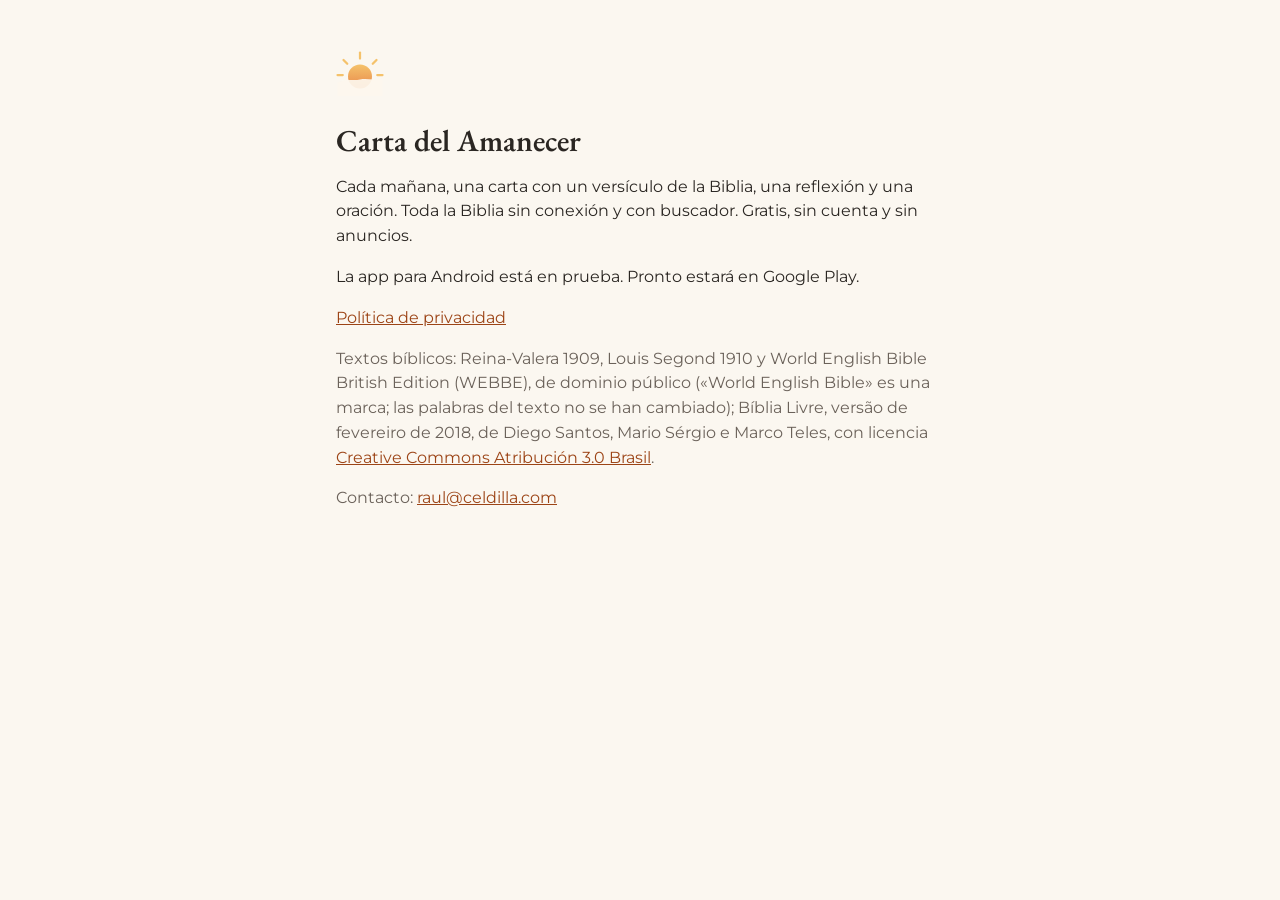
<file: index.html>
<!doctype html>
<html lang="es">
<head>
  <meta charset="utf-8">
  <meta name="viewport" content="width=device-width, initial-scale=1">
  <meta name="color-scheme" content="light dark">
  <meta name="description" content="Carta del Amanecer: cada mañana, una carta con un versículo de la Biblia, una reflexión y una oración. Gratis, sin cuenta y sin anuncios.">
  <title>Carta del Amanecer</title>
  <link rel="icon" href="iconos/icono-192.png">
  <link rel="stylesheet" href="estilos.css">
</head>
<body>
  <main id="contenido" style="max-width: 40rem; margin: 0 auto; padding: 2rem 1rem;">
    <p><img src="iconos/sol.svg" alt="" width="48" height="48"></p>
    <h1>Carta del Amanecer</h1>
    <p>Cada mañana, una carta con un versículo de la Biblia, una reflexión y una oración. Toda la Biblia sin conexión y con buscador. Gratis, sin cuenta y sin anuncios.</p>
    <p>La app para Android está en prueba. Pronto estará en Google Play.</p>
    <p><a href="privacidad.html">Política de privacidad</a></p>
    <p class="suave">Textos bíblicos: Reina-Valera 1909, Louis Segond 1910 y World English Bible British Edition (WEBBE), de dominio público («World English Bible» es una marca; las palabras del texto no se han cambiado); Bíblia Livre, versão de fevereiro de 2018, de Diego Santos, Mario Sérgio e Marco Teles, con licencia <a href="https://creativecommons.org/licenses/by/3.0/br/">Creative Commons Atribución 3.0 Brasil</a>.</p>
    <p class="suave">Contacto: <a href="mailto:raul@celdilla.com">raul@celdilla.com</a></p>
  </main>
</body>
</html>
</file>
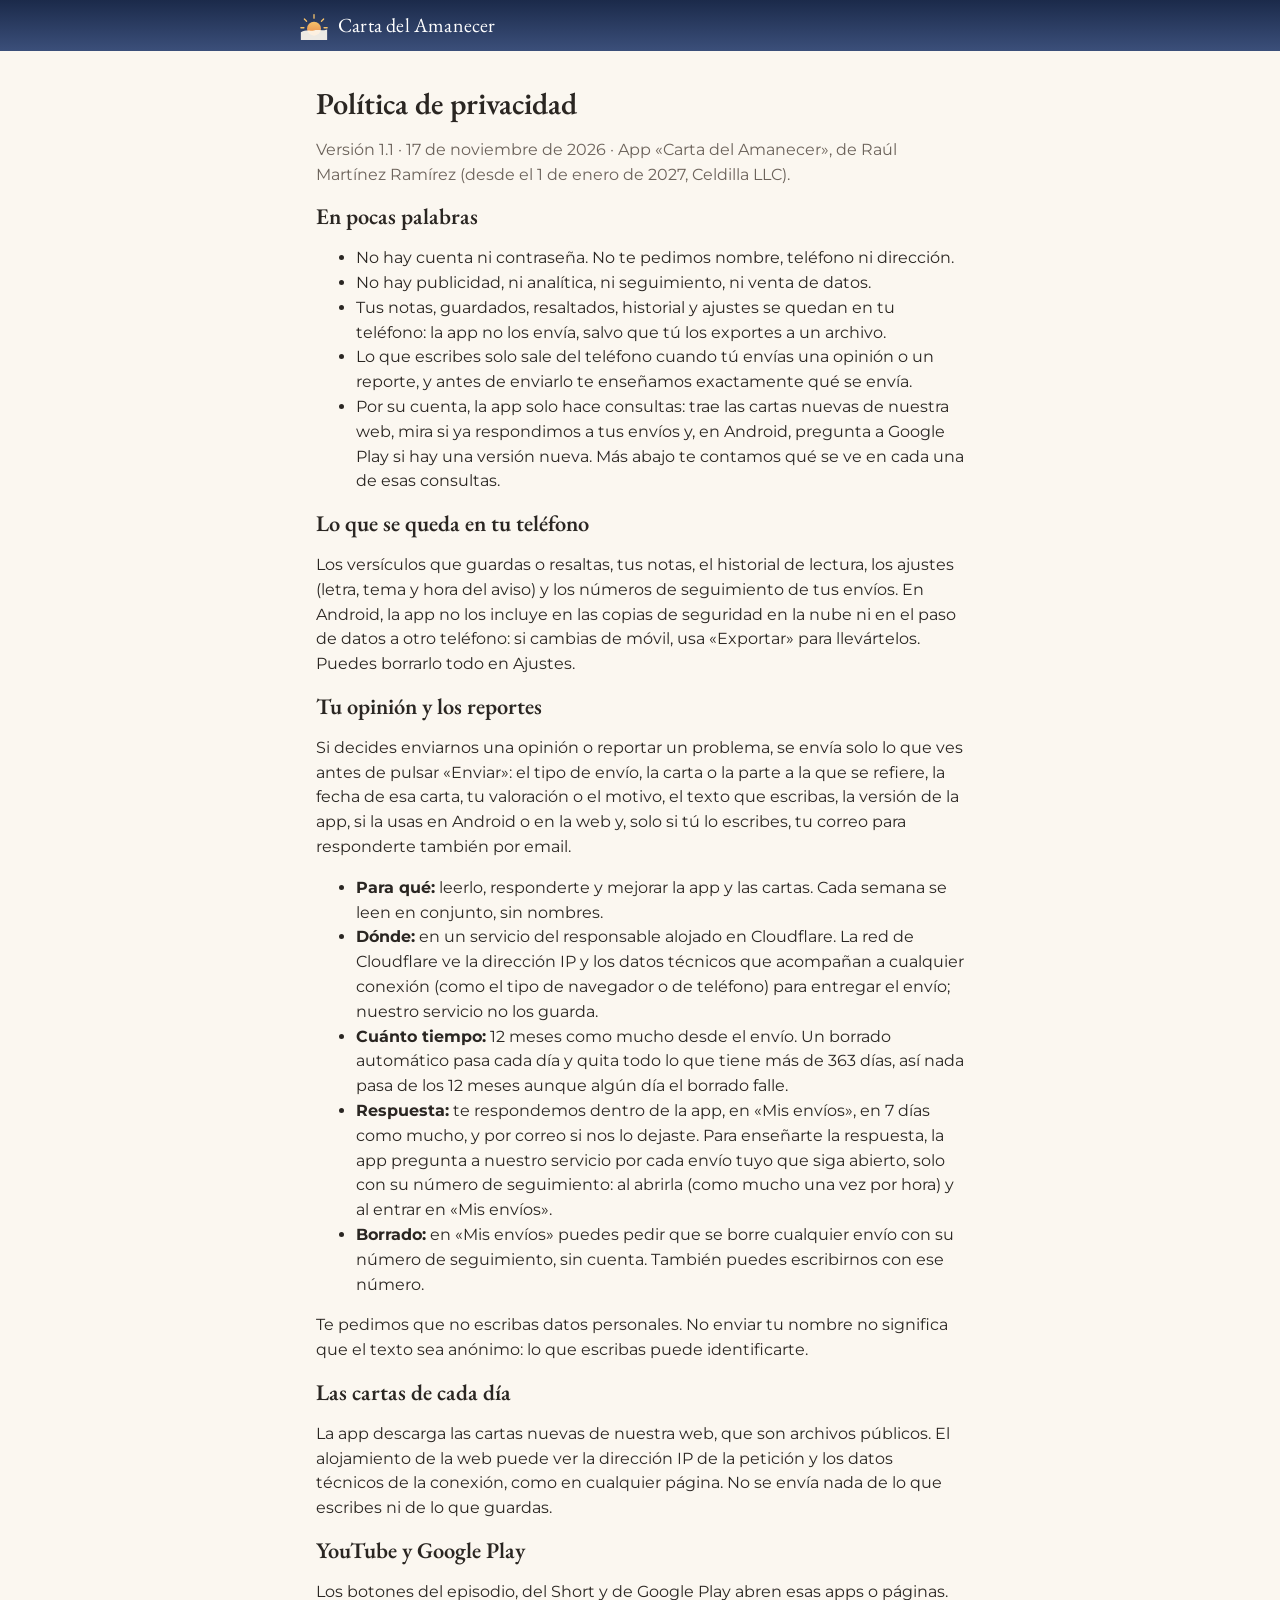
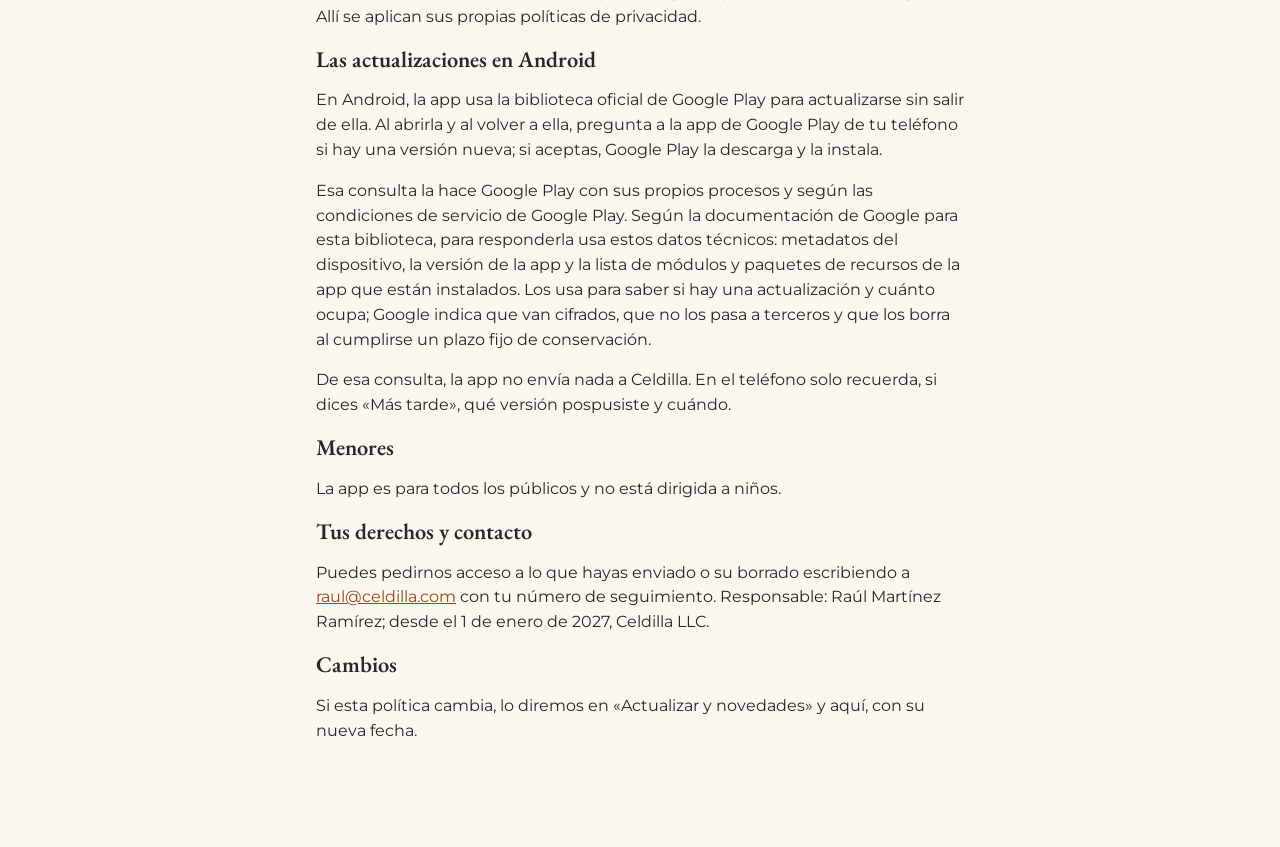
<file: privacidad.html>
<!doctype html>
<html lang="es">
<head>
  <meta charset="utf-8">
  <meta name="viewport" content="width=device-width, initial-scale=1">
  <meta name="color-scheme" content="light dark">
  <meta http-equiv="Content-Security-Policy" content="default-src 'self'; style-src 'self'; img-src 'self'; font-src 'self'; object-src 'none'; base-uri 'self'; form-action 'none'">
  <title>Política de privacidad · Carta del Amanecer</title>
  <link rel="stylesheet" href="estilos.css">
</head>
<body>
  <header class="cabecera"><a class="marca" href="index.html#/acerca"><img src="iconos/sol.svg" alt="" width="28" height="28"><span>Carta del Amanecer</span></a></header>
  <main>
    <h1>Política de privacidad</h1>
    <p class="suave">Versión 1.1 · 17 de noviembre de 2026 · App «Carta del Amanecer», de Raúl Martínez Ramírez (desde el 1 de enero de 2027, Celdilla LLC).</p>

    <h2>En pocas palabras</h2>
    <ul>
      <li>No hay cuenta ni contraseña. No te pedimos nombre, teléfono ni dirección.</li>
      <li>No hay publicidad, ni analítica, ni seguimiento, ni venta de datos.</li>
      <li>Tus notas, guardados, resaltados, historial y ajustes se quedan en tu teléfono: la app no los envía, salvo que tú los exportes a un archivo.</li>
      <li>Lo que escribes solo sale del teléfono cuando tú envías una opinión o un reporte, y antes de enviarlo te enseñamos exactamente qué se envía.</li>
      <li>Por su cuenta, la app solo hace consultas: trae las cartas nuevas de nuestra web, mira si ya respondimos a tus envíos y, en Android, pregunta a Google Play si hay una versión nueva. Más abajo te contamos qué se ve en cada una de esas consultas.</li>
    </ul>

    <h2>Lo que se queda en tu teléfono</h2>
    <p>Los versículos que guardas o resaltas, tus notas, el historial de lectura, los ajustes (letra, tema y hora del aviso) y los números de seguimiento de tus envíos. En Android, la app no los incluye en las copias de seguridad en la nube ni en el paso de datos a otro teléfono: si cambias de móvil, usa «Exportar» para llevártelos. Puedes borrarlo todo en Ajustes.</p>

    <h2>Tu opinión y los reportes</h2>
    <p>Si decides enviarnos una opinión o reportar un problema, se envía solo lo que ves antes de pulsar «Enviar»: el tipo de envío, la carta o la parte a la que se refiere, la fecha de esa carta, tu valoración o el motivo, el texto que escribas, la versión de la app, si la usas en Android o en la web y, solo si tú lo escribes, tu correo para responderte también por email.</p>
    <ul>
      <li><strong>Para qué:</strong> leerlo, responderte y mejorar la app y las cartas. Cada semana se leen en conjunto, sin nombres.</li>
      <li><strong>Dónde:</strong> en un servicio del responsable alojado en Cloudflare. La red de Cloudflare ve la dirección IP y los datos técnicos que acompañan a cualquier conexión (como el tipo de navegador o de teléfono) para entregar el envío; nuestro servicio no los guarda.</li>
      <li><strong>Cuánto tiempo:</strong> 12 meses como mucho desde el envío. Un borrado automático pasa cada día y quita todo lo que tiene más de 363 días, así nada pasa de los 12 meses aunque algún día el borrado falle.</li>
      <li><strong>Respuesta:</strong> te respondemos dentro de la app, en «Mis envíos», en 7 días como mucho, y por correo si nos lo dejaste. Para enseñarte la respuesta, la app pregunta a nuestro servicio por cada envío tuyo que siga abierto, solo con su número de seguimiento: al abrirla (como mucho una vez por hora) y al entrar en «Mis envíos».</li>
      <li><strong>Borrado:</strong> en «Mis envíos» puedes pedir que se borre cualquier envío con su número de seguimiento, sin cuenta. También puedes escribirnos con ese número.</li>
    </ul>
    <p>Te pedimos que no escribas datos personales. No enviar tu nombre no significa que el texto sea anónimo: lo que escribas puede identificarte.</p>

    <h2>Las cartas de cada día</h2>
    <p>La app descarga las cartas nuevas de nuestra web, que son archivos públicos. El alojamiento de la web puede ver la dirección IP de la petición y los datos técnicos de la conexión, como en cualquier página. No se envía nada de lo que escribes ni de lo que guardas.</p>

    <h2>YouTube y Google Play</h2>
    <p>Los botones del episodio, del Short y de Google Play abren esas apps o páginas. Allí se aplican sus propias políticas de privacidad.</p>

    <h2>Las actualizaciones en Android</h2>
    <p>En Android, la app usa la biblioteca oficial de Google Play para actualizarse sin salir de ella. Al abrirla y al volver a ella, pregunta a la app de Google Play de tu teléfono si hay una versión nueva; si aceptas, Google Play la descarga y la instala.</p>
    <p>Esa consulta la hace Google Play con sus propios procesos y según las condiciones de servicio de Google Play. Según la documentación de Google para esta biblioteca, para responderla usa estos datos técnicos: metadatos del dispositivo, la versión de la app y la lista de módulos y paquetes de recursos de la app que están instalados. Los usa para saber si hay una actualización y cuánto ocupa; Google indica que van cifrados, que no los pasa a terceros y que los borra al cumplirse un plazo fijo de conservación.</p>
    <p>De esa consulta, la app no envía nada a Celdilla. En el teléfono solo recuerda, si dices «Más tarde», qué versión pospusiste y cuándo.</p>

    <h2>Menores</h2>
    <p>La app es para todos los públicos y no está dirigida a niños.</p>

    <h2>Tus derechos y contacto</h2>
    <p>Puedes pedirnos acceso a lo que hayas enviado o su borrado escribiendo a <a href="mailto:raul@celdilla.com">raul@celdilla.com</a> con tu número de seguimiento. Responsable: Raúl Martínez Ramírez; desde el 1 de enero de 2027, Celdilla LLC.</p>

    <h2>Cambios</h2>
    <p>Si esta política cambia, lo diremos en «Actualizar y novedades» y aquí, con su nueva fecha.</p>
  </main>
</body>
</html>
</file>
<file: estilos.css>
/* Carta del Amanecer: papel cálido de día, cielo de madrugada de noche. */
@font-face { font-family: "EB Garamond"; src: url("fuentes/EBGaramond.ttf") format("truetype"); font-weight: 400 800; font-display: swap; }
@font-face { font-family: "EB Garamond"; src: url("fuentes/EBGaramond-Italic.ttf") format("truetype"); font-style: italic; font-weight: 400 800; font-display: swap; }
@font-face { font-family: "Montserrat"; src: url("fuentes/Montserrat.ttf") format("truetype"); font-weight: 100 900; font-display: swap; }

:root {
  --papel: #FBF7F0;
  --papel-2: #F3EBDD;
  --tinta: #2A2622;
  --tinta-suave: #6B625A;
  --linea: #E2D7C5;
  --cielo: #1B2A4A;
  --cielo-2: #3B4F7A;
  --aurora: #9C4416;
  --boton-texto: #FFFFFF;
  --aurora-suave: #F6D9C2;
  --sol: #E9B14F;
  --resaltado: #F8E3A3;
  --exito: #2F6B4F;
  --peligro: #A33A2C;
  --sombra: 0 6px 24px rgba(27, 42, 74, 0.10);
  --tam-lectura: 1.25rem;
  --serif: "EB Garamond", Georgia, "Times New Roman", serif;
  --sans: "Montserrat", system-ui, -apple-system, "Segoe UI", sans-serif;
  color-scheme: light;
}

@media (prefers-color-scheme: dark) {
  :root:not([data-tema="claro"]) {
    --papel: #121826; --papel-2: #1A2234; --tinta: #EDE6DA; --tinta-suave: #A9A196; --linea: #2B3550;
    --cielo: #0C1322; --cielo-2: #26365A; --aurora: #F09A62; --aurora-suave: #3A2A22; --resaltado: #4A3F1E;
    --exito: #7CC4A0; --peligro: #F08A7C; --sombra: 0 6px 24px rgba(0, 0, 0, 0.35); --boton-texto: #1A1210; color-scheme: dark;
  }
}
:root[data-tema="oscuro"] {
  --papel: #121826; --papel-2: #1A2234; --tinta: #EDE6DA; --tinta-suave: #A9A196; --linea: #2B3550;
  --cielo: #0C1322; --cielo-2: #26365A; --aurora: #F09A62; --aurora-suave: #3A2A22; --resaltado: #4A3F1E;
  --exito: #7CC4A0; --peligro: #F08A7C; --sombra: 0 6px 24px rgba(0, 0, 0, 0.35); --boton-texto: #1A1210; color-scheme: dark;
}

* { box-sizing: border-box; }
html, body { margin: 0; }
body {
  background: var(--papel);
  color: var(--tinta);
  font-family: var(--sans);
  font-size: 1rem;
  line-height: 1.55;
  min-height: 100vh;
  padding-bottom: calc(72px + env(safe-area-inset-bottom));
  -webkit-text-size-adjust: 100%;
}
a { color: var(--aurora); }
button, input, textarea, select { font: inherit; color: inherit; }
:focus-visible { outline: 3px solid var(--sol); outline-offset: 2px; }

.saltar-al-contenido { position: absolute; left: -999px; top: 8px; background: var(--cielo); color: #fff; padding: 8px 12px; border-radius: 8px; z-index: 50; }
.saltar-al-contenido:focus { left: 8px; }

.cabecera {
  position: sticky; top: 0; z-index: 10;
  background: linear-gradient(180deg, var(--cielo) 0%, var(--cielo-2) 100%);
  color: #fff;
  padding: calc(10px + env(safe-area-inset-top)) 16px 10px;
}
.marca { display: flex; align-items: center; gap: 10px; color: #fff; text-decoration: none; font-family: var(--serif); font-size: 1.25rem; letter-spacing: 0.01em; max-width: 680px; margin: 0 auto; }

main { max-width: 680px; margin: 0 auto; padding: 16px; outline: none; }
.cargando { color: var(--tinta-suave); text-align: center; margin-top: 30vh; }

.pestanas {
  position: fixed; left: 0; right: 0; bottom: 0; z-index: 20;
  display: grid; grid-template-columns: repeat(5, 1fr);
  background: var(--papel-2); border-top: 1px solid var(--linea);
  padding-bottom: env(safe-area-inset-bottom);
}
.pestanas a { display: flex; flex-direction: column; align-items: center; gap: 2px; padding: 8px 2px 10px; color: var(--tinta-suave); text-decoration: none; font-size: 0.72rem; min-height: 56px; justify-content: center; }
.pestanas a[aria-current="page"] { color: var(--aurora); font-weight: 600; }
.pestanas .icono { font-size: 1.25rem; line-height: 1; }

h1, h2, h3 { font-family: var(--serif); font-weight: 600; line-height: 1.2; margin: 0.6em 0 0.4em; }
h1 { font-size: 1.9rem; }
h2 { font-size: 1.4rem; }
h3 { font-size: 1.15rem; }
.antetitulo { font-size: 0.8rem; text-transform: uppercase; letter-spacing: 0.08em; color: var(--tinta-suave); margin: 4px 0 0; }
.suave { color: var(--tinta-suave); }
.pequeno { font-size: 0.85rem; }

.escritura {
  background: linear-gradient(160deg, var(--cielo) 0%, var(--cielo-2) 55%, #8C5A6E 85%, var(--aurora) 120%);
  color: #FDF8EE; border-radius: 18px; padding: 22px 20px 18px; margin: 14px 0 20px; box-shadow: var(--sombra);
}
.escritura p { font-family: var(--serif); font-size: calc(var(--tam-lectura) + 0.1rem); line-height: 1.5; margin: 0 0 10px; }
.escritura sup { font-family: var(--sans); font-size: 0.65em; opacity: 0.8; margin-right: 3px; }
.escritura .cita { font-family: var(--sans); font-size: 0.85rem; opacity: 0.9; margin: 8px 0 0; letter-spacing: 0.02em; }

.carta section { margin: 18px 0; }
.carta .parrafo { font-family: var(--serif); font-size: var(--tam-lectura); line-height: 1.6; margin: 0 0 12px; }
.dedicatoria { font-family: var(--serif); font-style: italic; font-size: var(--tam-lectura); border-left: 3px solid var(--aurora); padding-left: 14px; }
.oracion { background: var(--aurora-suave); border-radius: 14px; padding: 14px 16px; font-family: var(--serif); font-size: var(--tam-lectura); line-height: 1.6; }
.vista-previa { background: #FFF1C9; color: #5A4300; border: 1px solid #E9C25B; border-radius: 10px; padding: 10px 12px; font-size: 0.9rem; }
.nota-ia { font-size: 0.8rem; color: var(--tinta-suave); margin-top: 18px; }

.boton, .boton-suave, .boton-borde {
  display: inline-flex; align-items: center; justify-content: center; gap: 8px;
  min-height: 48px; padding: 10px 18px; border-radius: 999px; border: 0; cursor: pointer;
  text-decoration: none; font-weight: 600; font-size: 0.95rem;
}
.boton { background: var(--aurora); color: var(--boton-texto); }
.boton-suave { background: var(--papel-2); color: var(--tinta); }
.boton-borde { background: transparent; color: var(--aurora); border: 2px solid var(--aurora); }
.boton[disabled] { opacity: 0.5; cursor: not-allowed; }
.fila-botones { display: flex; flex-wrap: wrap; gap: 10px; margin: 14px 0; }
.enlace-boton { background: none; border: 0; color: var(--aurora); padding: 8px 0; cursor: pointer; text-decoration: underline; min-height: 44px; }

.lista { list-style: none; margin: 0; padding: 0; }
.lista li { border-bottom: 1px solid var(--linea); }
.lista a, .lista button.fila { display: flex; justify-content: space-between; align-items: center; gap: 12px; padding: 14px 4px; color: var(--tinta); text-decoration: none; width: 100%; background: none; border: 0; text-align: left; min-height: 52px; cursor: pointer; }
.lista .detalle { color: var(--tinta-suave); font-size: 0.85rem; }

.rejilla-libros { display: grid; grid-template-columns: repeat(auto-fill, minmax(140px, 1fr)); gap: 8px; margin-bottom: 16px; }
.rejilla-libros a { background: var(--papel-2); border-radius: 12px; padding: 12px; color: var(--tinta); text-decoration: none; font-family: var(--serif); font-size: 1.1rem; min-height: 52px; display: flex; align-items: center; }
.rejilla-capitulos { display: grid; grid-template-columns: repeat(auto-fill, minmax(56px, 1fr)); gap: 8px; }
.rejilla-capitulos a { background: var(--papel-2); border-radius: 12px; min-height: 56px; display: flex; align-items: center; justify-content: center; color: var(--tinta); text-decoration: none; font-weight: 600; font-size: 1.05rem; }

.capitulo .titulo-salmo { font-family: var(--serif); font-style: italic; color: var(--tinta-suave); font-size: calc(var(--tam-lectura) - 0.05rem); }
.capitulo .seccion { font-family: var(--sans); font-size: 0.8rem; letter-spacing: 0.12em; color: var(--aurora); margin: 18px 0 6px; }
.verso { font-family: var(--serif); font-size: var(--tam-lectura); line-height: 1.65; margin: 0 0 6px; padding: 4px 6px; border-radius: 6px; cursor: pointer; }
.verso sup { font-family: var(--sans); font-size: 0.6em; color: var(--aurora); margin-right: 4px; font-weight: 600; }
.verso.resaltado { background: var(--resaltado); }
.verso.elegido { outline: 2px solid var(--aurora); }
.verso.destello { animation: destello 2s ease-out; }
.verso .marcas { font-family: var(--sans); font-size: 0.75em; color: var(--aurora); margin-left: 6px; }
@keyframes destello { from { background: var(--aurora-suave); } to { background: transparent; } }
.navegacion-capitulo { display: flex; justify-content: space-between; gap: 10px; margin: 18px 0; }

.campo { display: block; margin: 12px 0; }
.campo span { display: block; font-weight: 600; margin-bottom: 6px; }
.campo input[type="search"], .campo input[type="text"], .campo input[type="email"], .campo input[type="time"], .campo textarea, .campo select {
  width: 100%; padding: 12px 14px; border-radius: 12px; border: 1px solid var(--linea); background: var(--papel); min-height: 48px;
}
.campo textarea { min-height: 120px; resize: vertical; }
.opciones { display: flex; flex-wrap: wrap; gap: 8px; }
.opciones label { display: inline-flex; align-items: center; gap: 6px; background: var(--papel-2); border-radius: 999px; padding: 10px 14px; min-height: 44px; cursor: pointer; }
.opciones input { accent-color: var(--aurora); }
.interruptor { display: flex; align-items: center; justify-content: space-between; gap: 12px; padding: 12px 0; min-height: 52px; }
.interruptor input { width: 22px; height: 22px; accent-color: var(--aurora); }

.resultado { padding: 12px 4px; border-bottom: 1px solid var(--linea); }
.resultado a { color: var(--tinta); text-decoration: none; display: block; }
.resultado .ref { font-weight: 600; color: var(--aurora); font-size: 0.9rem; }
.resultado .txt { font-family: var(--serif); font-size: 1.1rem; }
mark { background: var(--resaltado); color: inherit; border-radius: 3px; padding: 0 1px; }

.tarjeta { background: var(--papel-2); border-radius: 14px; padding: 14px 16px; margin: 12px 0; }
.estado { display: inline-block; font-size: 0.75rem; font-weight: 700; padding: 3px 10px; border-radius: 999px; background: var(--aurora-suave); }
.estado.respondido { background: #D5EEDF; color: #1E5A3C; }
.error { color: var(--peligro); }

.hoja { position: fixed; left: 0; right: 0; bottom: 0; z-index: 30; background: var(--papel); border-radius: 20px 20px 0 0; box-shadow: 0 -8px 30px rgba(0, 0, 0, 0.25); padding: 16px 16px calc(16px + env(safe-area-inset-bottom)); max-height: 80vh; overflow: auto; }
.hoja .acciones { display: grid; grid-template-columns: repeat(auto-fill, minmax(120px, 1fr)); gap: 8px; }
.aviso { position: fixed; left: 50%; transform: translateX(-50%); bottom: calc(84px + env(safe-area-inset-bottom)); z-index: 40; background: var(--cielo); color: #fff; padding: 10px 16px; border-radius: 12px; box-shadow: var(--sombra); max-width: calc(100% - 32px); }

/* «Actualización lista · Reiniciar»: encima de las pestañas hasta que la persona elija. */
.banda { position: fixed; left: 50%; transform: translateX(-50%); bottom: calc(64px + env(safe-area-inset-bottom)); z-index: 25; width: calc(100% - 24px); max-width: 656px; display: flex; flex-wrap: wrap; align-items: center; gap: 8px 10px; background: var(--cielo); color: #fff; border: 1px solid rgba(255, 255, 255, 0.12); border-radius: 14px; padding: 10px 12px; box-shadow: var(--sombra); }
.banda[hidden] { display: none; }
.banda p { flex: 1 1 160px; margin: 0; font-weight: 600; }
.banda .acciones { display: flex; gap: 8px; }
.banda .boton, .banda .boton-suave { min-height: 44px; padding: 8px 16px; }
.banda:not([hidden]) ~ .aviso { bottom: calc(150px + env(safe-area-inset-bottom)); }
body:has(.banda:not([hidden])) { padding-bottom: calc(150px + env(safe-area-inset-bottom)); }
.estado-actualizacion progress { display: block; width: 100%; height: 12px; margin: 8px 0; accent-color: var(--aurora); }

.bienvenida { position: fixed; inset: 0; z-index: 60; display: flex; flex-direction: column; color: #FDF8EE; background: linear-gradient(170deg, #0C1322 0%, #1B2A4A 40%, #6E4A6A 75%, #E08A52 100%); padding: calc(20px + env(safe-area-inset-top)) 24px calc(24px + env(safe-area-inset-bottom)); }
.bienvenida .saltar { align-self: flex-end; background: rgba(255, 255, 255, 0.15); color: #fff; border: 0; border-radius: 999px; padding: 10px 18px; min-height: 44px; cursor: pointer; }
.bienvenida .lamina { flex: 1; display: flex; flex-direction: column; justify-content: center; max-width: 520px; margin: 0 auto; text-align: center; }
.bienvenida .lamina .simbolo { font-size: 3.2rem; margin-bottom: 10px; }
.bienvenida h1 { font-size: 2rem; }
.bienvenida p { font-family: var(--serif); font-size: 1.3rem; line-height: 1.55; }
.bienvenida .puntos { display: flex; justify-content: center; gap: 8px; margin: 16px 0; }
.bienvenida .puntos span { width: 9px; height: 9px; border-radius: 50%; background: rgba(255, 255, 255, 0.35); }
.bienvenida .puntos span.activo { background: #fff; }
.bienvenida .boton { width: 100%; max-width: 520px; margin: 0 auto; background: #fff; color: var(--cielo); }

@media (prefers-reduced-motion: reduce) { .verso.destello { animation: none; } }
</file>
